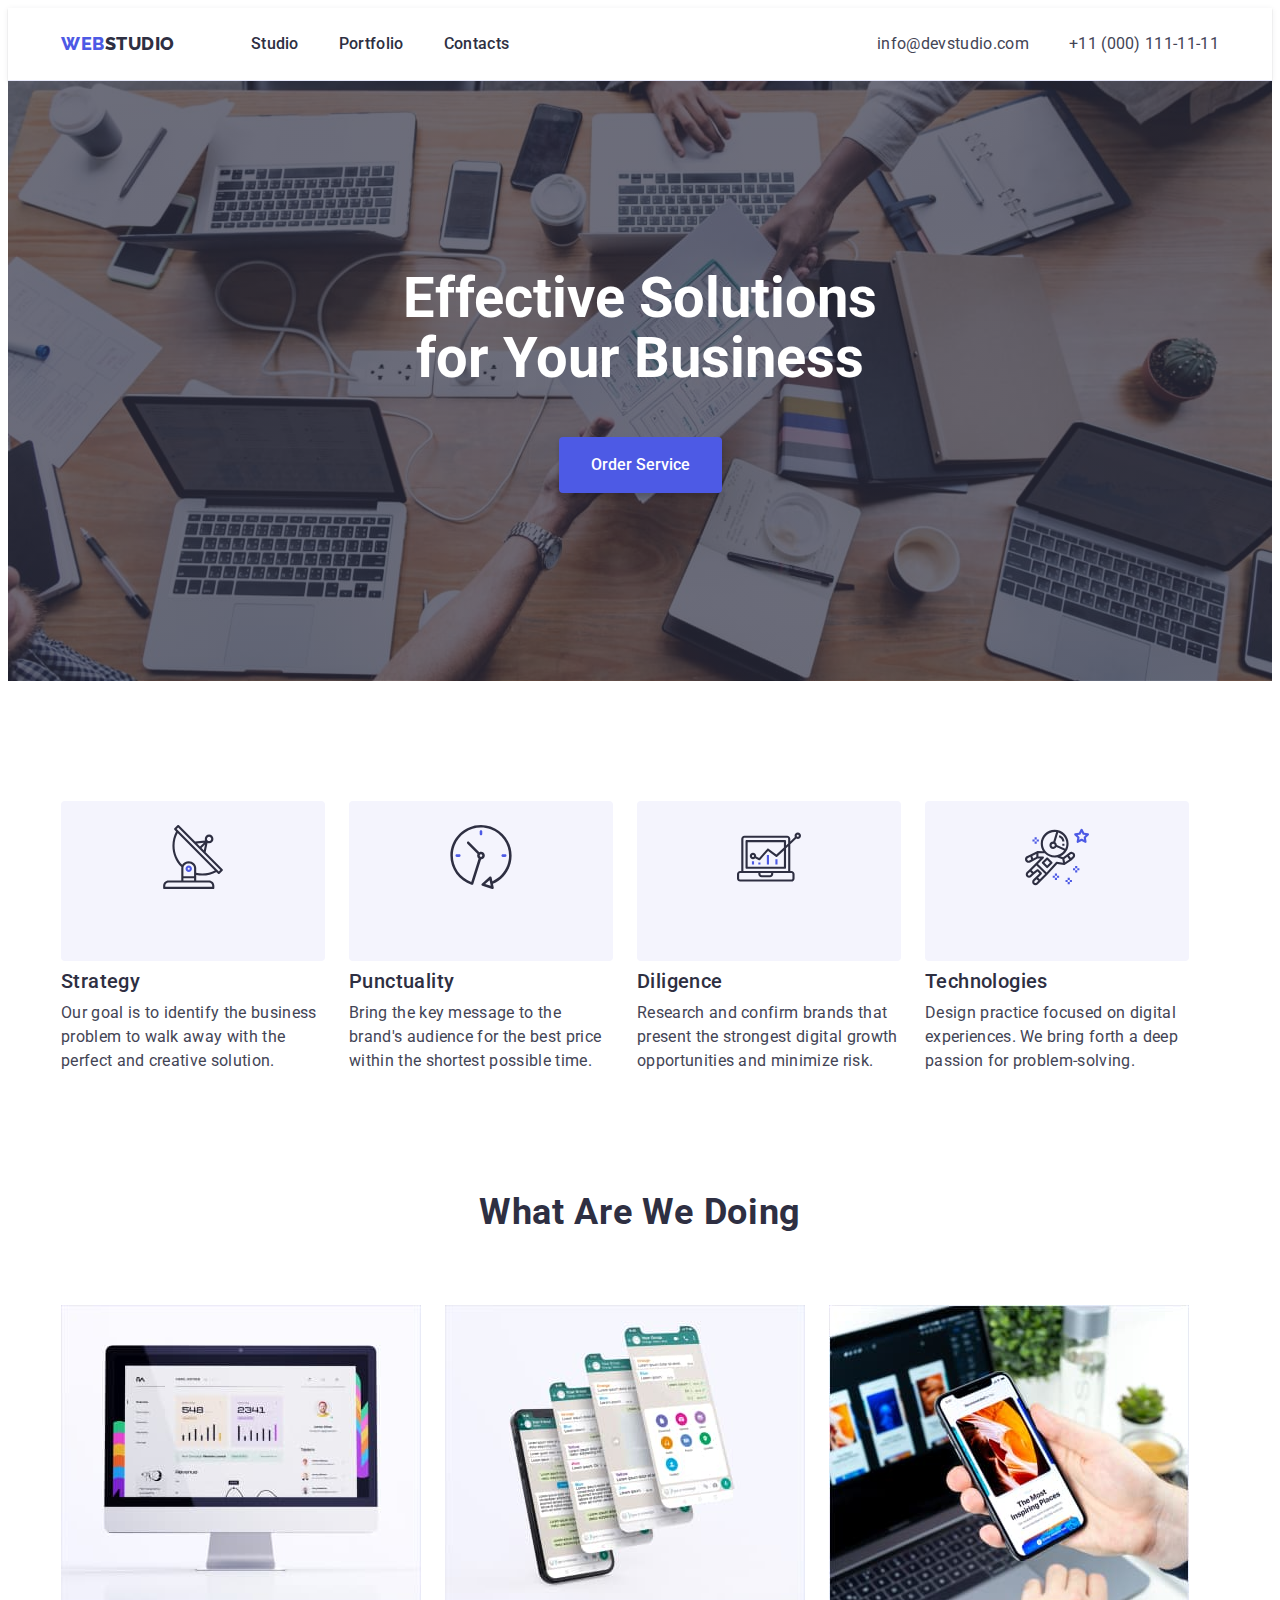
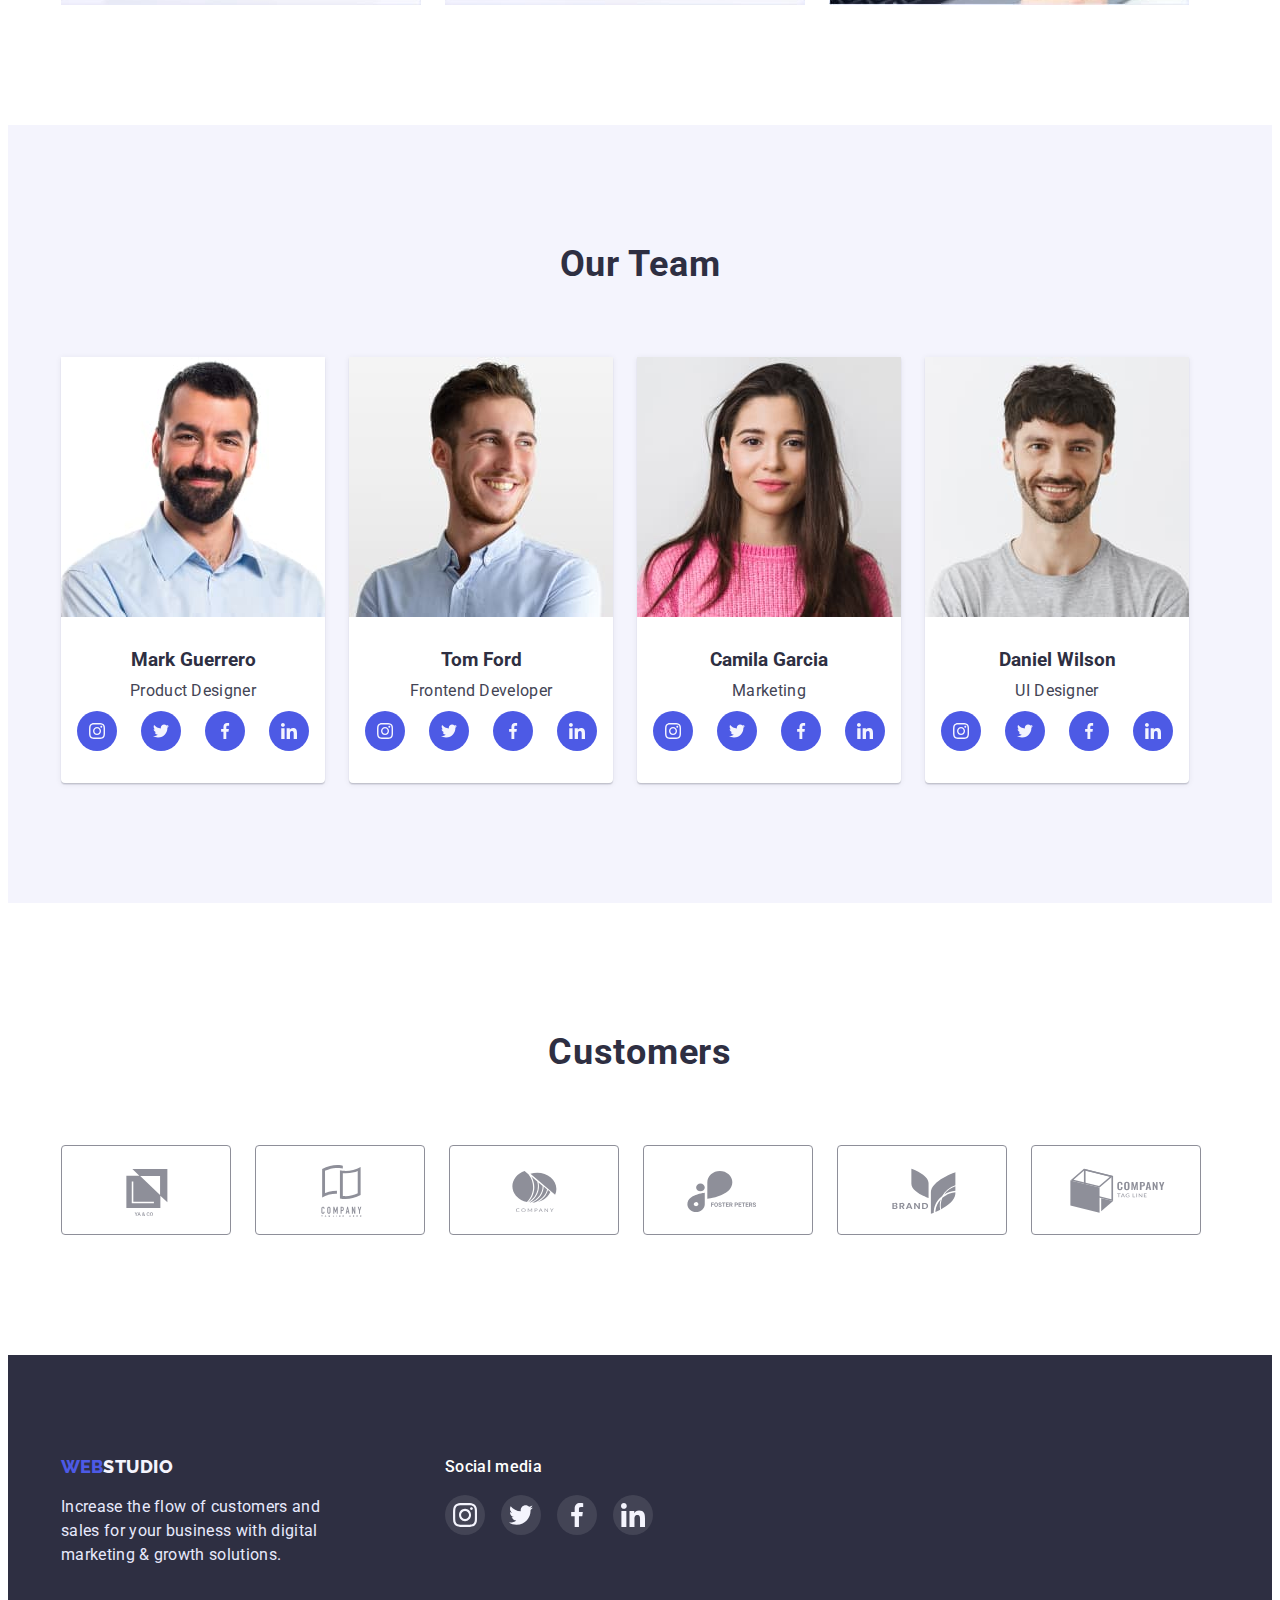
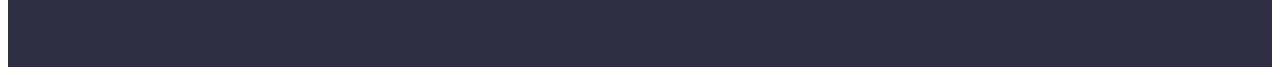
<file: index.html>
<!DOCTYPE html>
<html lang="en">
  <head>
    <meta charset="UTF-8" />
    <meta http-equiv="X-UA-Compatible" content="IE=edge" />
    <meta name="viewport" content="width=device-width, initial-scale=1.0" />
    <link rel="preconnect" href="https://fonts.googleapis.com" />
    <link rel="preconnect" href="https://fonts.gstatic.com" crossorigin />
    <link
      href="https://fonts.googleapis.com/css2?family=Raleway:wght@800&family=Roboto:wght@400;500;700;900&display=swap"
      rel="stylesheet"
    />
    <link
      rel="stylesheet"
      href="https://cdnjs.cloudflare.com/ajax/libs/modern-normalize/1.1.0/modern-normalize.min.css"
      integrity="sha512-wpPYUAdjBVSE4KJnH1VR1HeZfpl1ub8YT/NKx4PuQ5NmX2tKuGu6U/JRp5y+Y8XG2tV+wKQpNHVUX03MfMFn9Q=="
      crossorigin="anonymous"
      referrerpolicy="no-referrer"
    />
    <link rel="stylesheet" href="./css/styles.css" />
    <title>Студія</title>
  </head>
  <body>
    <header class="header-basic">
      <div class="header-section container">
        <!-- nav block -->
        <a href="./index.html" class="logo-web"
          >Web<span class="logo-studio-color">Studio</span></a
        >
        <nav>
          <ul class="header-list">
            <li class="item">
              <a href="./index.html" class="header-link">Studio</a>
            </li>
            <li class="item">
              <a href="./portfolio.html" class="header-link">Portfolio</a>
            </li>
            <li class="item"><a href="" class="header-link">Contacts</a></li>
          </ul>
        </nav>
        <address class="header-contacts">
          <ul class="adress-list">
            <li class="item">
              <a href="mailto:info@devstudio.com" class="adress-link"
                >info@devstudio.com</a
              >
            </li>
            <li class="item">
              <a href="tel:+110001111111" class="adress-link"
                >+11 (000) 111-11-11</a
              >
            </li>
          </ul>
        </address>
      </div>
      <!-- Address block -->
    </header>
    <main>
      <!-- hero section -->
      <section class="hero-section">
        <div class="overlay">
          <h1 class="hero-title">Effective Solutions for Your Business</h1>
          <button type="button" class="order-button">Order Service</button>
        </div>
      </section>
      <!-- main section -->
      <section class="advantage-section section">
        <div class="main container">
          <h2 class="visually-hidden">advantage</h2>
          <ul class="main-list">
            <li class="list-item">
              <div class="thumb">
                <svg height="64px" width="64px">
                  <use href="./images/icons.svg#icon-antenna"></use>
                </svg>
              </div>
              <h3 class="list-title">Strategy</h3>
              <p class="article-text">
                Our goal is to identify the business problem to walk away with
                the perfect and creative solution.
              </p>
            </li>
            <li class="list-item">
              <div class="thumb">
                <svg height="64px" width="64px">
                  <use href="./images/icons.svg#icon-clock"></use>
                </svg>
              </div>
              <h3 class="list-title">Punctuality</h3>
              <p class="article-text">
                Bring the key message to the brand's audience for the best price
                within the shortest possible time.
              </p>
            </li>
            <li class="list-item">
              <div class="thumb">
                <svg height="64px" width="64px">
                  <use href="./images/icons.svg#icon-diagram"></use>
                </svg>
              </div>
              <h3 class="list-title">Diligence</h3>
              <p class="article-text">
                Research and confirm brands that present the strongest digital
                growth opportunities and minimize risk.
              </p>
            </li>
            <li class="list-item">
              <div class="thumb">
                <svg height="64px" width="64px">
                  <use href="./images/icons.svg#icon-astronaut"></use>
                </svg>
              </div>
              <h3 class="list-title">Technologies</h3>
              <p class="article-text">
                Design practice focused on digital experiences. We bring forth a
                deep passion for problem-solving.
              </p>
            </li>
          </ul>
        </div>
      </section>
      <!-- </section> -->
      <!-- <section class="examples-section"> -->
      <section class="examples-section">
        <div class="examples container">
          <h2 class="examples-section-title">What are we doing</h2>
          <ul class="examples-list">
            <li class="item">
              <img
                src="./images/desktop.jpg"
                alt="desktop"
                width="360"
                class="examples-images"
              />
            </li>
            <li class="item">
              <img
                src="./images/mobile.jpg"
                alt="mobile"
                width="360"
                class="examples-images"
              />
            </li>
            <li class="item">
              <img
                src="./images/blended.jpg"
                alt="blended"
                width="360"
                class="examples-images"
              />
            </li>
          </ul>
        </div>
      </section>
      <!-- OUR TEAM SECTION -->
      <section class="section-our-team">
        <div class="container">
          <h2 class="team-title">Our Team</h2>
          <ul class="team-list">
            <li class="team-items">
              <img
                src="./images/mark-guerrero.jpg"
                alt="photo-Mark-Guerrero"
                width="264"
                class="team-image"
              />
              <h3 class="card-title">Mark Guerrero</h3>
              <p class="card-text">Product Designer</p>
              <ul class="social-list">
                <li class="social-item">
                  <a href="#" class="social-icon">
                    <svg class="icon-instagram" width="16px" height="16px">
                      <use href="./images/icons.svg#icon-instagram"></use>
                    </svg>
                  </a>
                </li>
                <li class="social-item">
                  <a href="" class="social-icon">
                    <svg class="icon-twitter" width="16px" height="16px">
                      <use href="./images/icons.svg#icon-twitter"></use></svg> 
                </a>
                </li>
                <li class="social-item">
                  <a href="" class="social-icon">
                    <svg class="icon-facebook" width="16px" height="16px">
                      <use href="./images/icons.svg#icon-facebook"></use></svg></a>
                </li>
                <li class="social-item">
                  <a href="" class="social-icon">
                    <svg class="icon-linkedin" width="16px" height="16px">
                      <use href="./images/icons.svg#icon-linkedin"></use></svg></a>
                </li>
              </ul>
            </li>
            <li class="team-items">
              <img
                src="./images/tom-ford.jpg"
                alt="photo-tom-ford"
                width="264"
                class="team-image"
              />
              <h3 class="card-title">Tom Ford</h3>
              <p class="card-text">Frontend Developer</p>
              <ul class="social-list">
                <li class="social-item">
                  <a href="#" class="social-icon">
                    <svg class="icon-instagram" width="16px" height="16px">
                      <use href="./images/icons.svg#icon-instagram"></use>
                    </svg>
                  </a>
                </li>
                <li class="social-item">
                  <a href="" class="social-icon">
                    <svg class="icon-twitter" width="16px" height="16px">
                      <use href="./images/icons.svg#icon-twitter"></use></svg></a>
                </li>
                <li class="social-item">
                  <a href="" class="social-icon">
                    <svg class="icon-facebook" width="16px" height="16px">
                      <use href="./images/icons.svg#icon-facebook"></use></svg></a>
                </li>
                <li class="social-item">
                  <a href="" class="social-icon">
                    <svg class="icon-linkedin" width="16px" height="16px">
                      <use href="./images/icons.svg#icon-linkedin"></use></svg></a>
                </li>
              </ul>
            </li>
            <li class="team-items">
              <img
                src="./images/camila-garcia.jpg"
                alt="photo-Camila Garcia"
                width="264"
                class="team-image"
              />
              <h3 class="card-title">Camila Garcia</h3>
              <p class="card-text">Marketing</p>
              <ul class="social-list">
                <li class="social-item">
                  <a href="#" class="social-icon">
                    <svg class="icon-instagram" width="16px" height="16px">
                      <use href="./images/icons.svg#icon-instagram"></use>
                    </svg>
                  </a>
                </li>
                <li class="social-item">
                  <a href="" class="social-icon">
                    <svg class="icon-twitter" width="16px" height="16px">
                      <use href="./images/icons.svg#icon-twitter"></use></svg></a>
                </li>
                <li class="social-item">
                  <a href="" class="social-icon">
                    <svg class="icon-facebook" width="16px" height="16px">
                      <use href="./images/icons.svg#icon-facebook"></use></svg ></a>
                </li>
                <li class="social-item">
                  <a href="" class="social-icon">
                    <svg class="icon-linkedin" width="16px" height="16px">
                      <use href="./images/icons.svg#icon-linkedin"></use></svg></a>
                </li>
              </ul>
            </li>
            <li class="team-items">
              <img
                src="./images/daniel-wilson.jpg"
                alt="photo-Daniel Wilson"
                width="264"
                class="team-image"
              />
              <h3 class="card-title">Daniel Wilson</h3>
              <p class="card-text">UI Designer</p>
              <ul class="social-list">
                <li class="social-item">
                  <a href="#" class="social-icon">
                    <svg class="icon-instagram" width="16px" height="16px">
                      <use href="./images/icons.svg#icon-instagram"></use>
                    </svg>
                  </a>
                </li>
                <li class="social-item">
                  <a href="" class="social-icon">
                    <svg class="icon-twitter" width="16px" height="16px">
                      <use href="./images/icons.svg#icon-twitter"></use></svg></a>
                </li>
                <li class="social-item">
                  <a href="" class="social-icon">
                    <svg class="icon-facebook" width="16px" height="16px">
                      <use href="./images/icons.svg#icon-facebook"></use></svg></a>
                </li>
                <li class="social-item">
                  <a href="" class="social-icon">
                    <svg class="icon-linkedin" width="16px" height="16px">
                      <use href="./images/icons.svg#icon-linkedin"></use></svg></a>
                </li>
              </ul>
            </li>
          </ul>
        </div>
      </section>
      <!-- Customers section -->
      <section class="customers-section">
        <div class="container">
          <h2 class="customers-tittle">Customers</h2>
          <ul class="customers-list">
            <li class="customers-item">
              <a href="#" class="customers-link">
                <svg class="customer-icon " width="104px" height="56px">
                <use href="./images/icons.svg#icon-ya-co"></use>
              </svg>
              </a>
            </li>
            <li class="customers-item">
              <a href="#" class="customers-link">
                <svg
                class="customer-icon"
                width="104px"
                height="56px"
              >
                <use href="./images/icons.svg#icon-company-th"></use>
              </svg>
              </a>
              
            </li>
            <li class="customers-item">
              <a href="" class="customers-link">
                <svg
                class="customer-icon "
                width="104px"
                height="56px"
              >
                <use href="./images/icons.svg#icon-company"></use>
              </svg>
              </a>
              
            </li>
            <li class="customers-item">
              <a href="" class="customers-link">
                <svg
                class="customer-icon "
                width="104px"
                height="56px"
              >
                <use href="./images/icons.svg#icon-foster-peters"></use>
              </svg>
              </a>
              
            </li>
            <li class="customers-item">
              <a href="" class="customers-link">
                <svg class="customer-icon " width="104px" height="56px">
                <use href="./images/icons.svg#icon-brand"></use>
              </svg>
              </a>
              
            </li>
            <li class="customers-item">
              <a href="" class="customers-link"> 
                <svg
                class="customer-icon "
                width="104px"
                height="56px"
              >
                <use href="./images/icons.svg#icon-company-tag-line"></use>
              </svg>
              </a>
              
            </li>
          </ul>
        </div>
      </section>
    </main>
    <footer>
      <section class="footer-section">
        <div class="footer-container container">
          <div class="footer-customer-sales">
          <a href="./index.html" class="footer-logo"
            >Web<span class="footer-logo-studio-color">Studio</span></a
          >
          <p class="footer-text">
            Increase the flow of customers and sales for your business with
            digital marketing & growth solutions.
          </p>
          </div>
          <div class="footer-social-media">
            <h3 class="footer-social-tittle">Social media</h3>
            <ul class="footer-social-list">
              <li class="footer-social-item">
                  <a href="#" class="footer-social-icon">
                    <svg class="icon-instagram" width="24px" height="24px">
                      <use href="./images/icons.svg#icon-instagram"></use>
                    </svg>
                  </a>
                </li>
              <li class="footer-social-item">
                  <a href="" class="footer-social-icon">
                    <svg class="icon-twitter" width="24px" height="24px">
                      <use href="./images/icons.svg#icon-twitter"></use></svg></a>
                </li>
                <li class="footer-social-item">
                  <a href="" class="footer-social-icon">
                    <svg class="icon-facebook" width="24px" height="24px">
                      <use href="./images/icons.svg#icon-facebook"></use></svg></a>
                </li>
                <li class="footer-social-item">
                  <a href="" class="footer-social-icon">
                    <svg class="icon-linkedin" width="24px" height="24px">
                      <use href="./images/icons.svg#icon-linkedin"></use></svg></a>
                </li>
            </ul>
          
        </div>
        
        
      </section>
    </footer>
  </body>
</html>
</file>
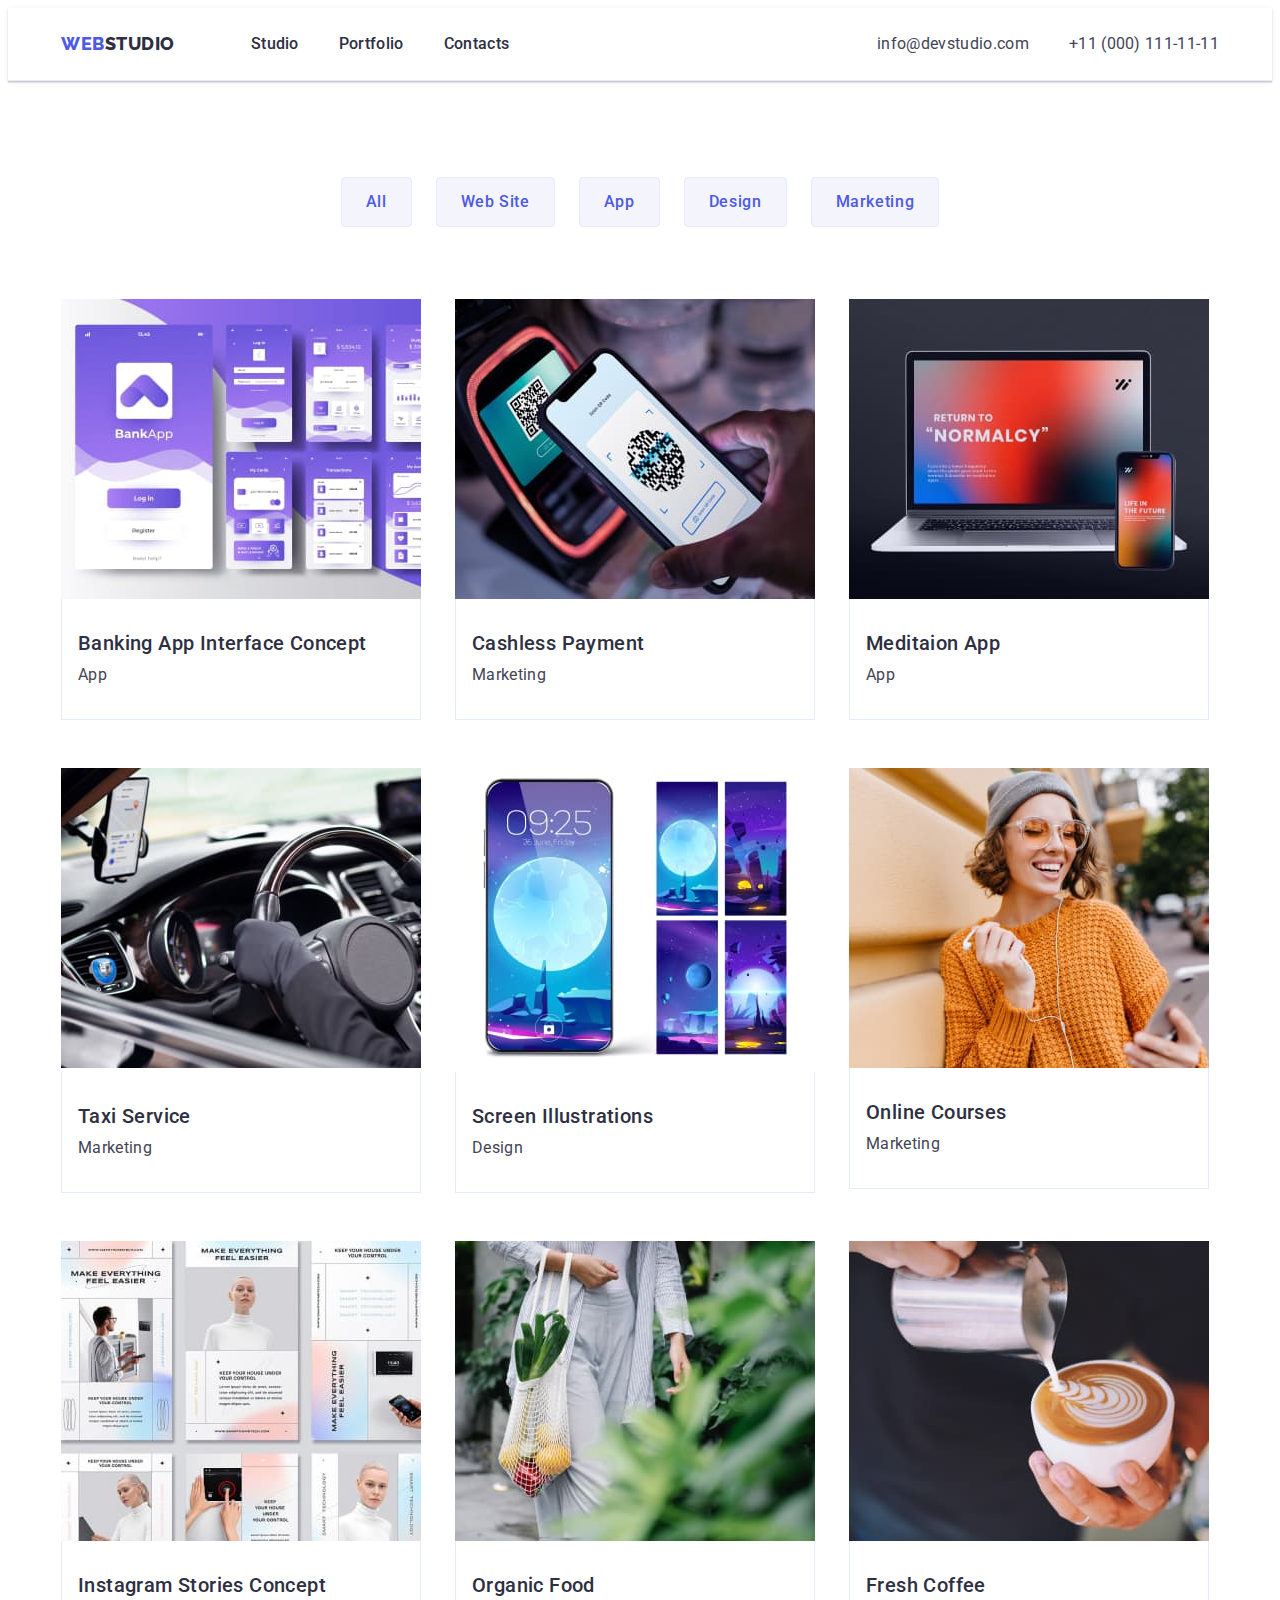
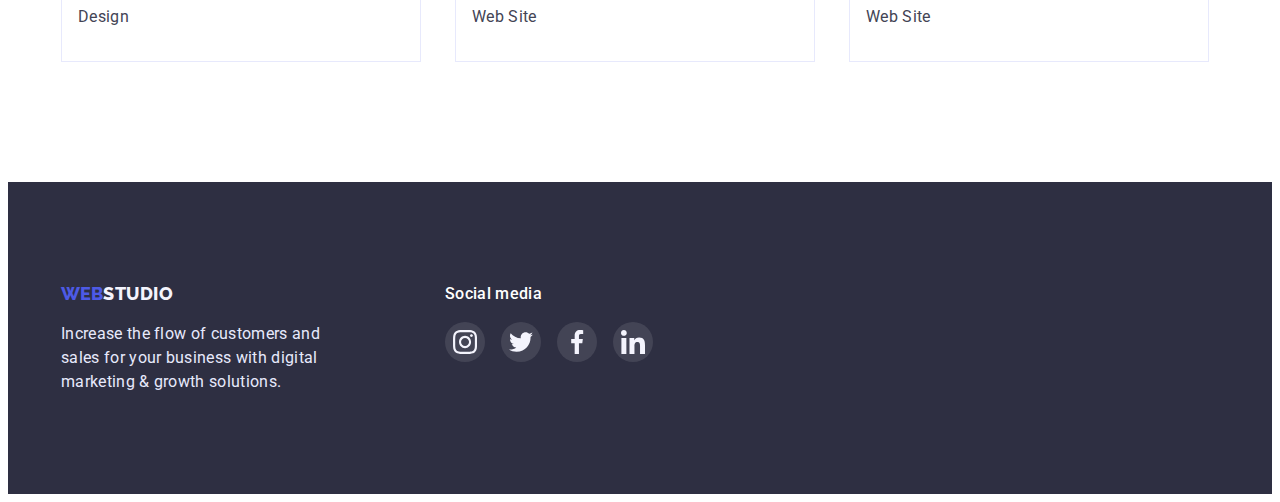
<file: portfolio.html>
<!DOCTYPE html>
<html lang="en">
  <head>
    <meta charset="UTF-8" />
    <meta http-equiv="X-UA-Compatible" content="IE=edge" />
    <meta name="viewport" content="width=device-width, initial-scale=1.0" />

    <link rel="preconnect" href="https://fonts.googleapis.com" />
    <link rel="preconnect" href="https://fonts.gstatic.com" crossorigin />
    <link
      href="https://fonts.googleapis.com/css2?family=Raleway:wght@800&family=Roboto:wght@400;500;700;900&display=swap"
      rel="stylesheet"
    />
    <link
      rel="stylesheet"
      href="https://cdnjs.cloudflare.com/ajax/libs/modern-normalize/1.1.0/modern-normalize.min.css"
      integrity="sha512-wpPYUAdjBVSE4KJnH1VR1HeZfpl1ub8YT/NKx4PuQ5NmX2tKuGu6U/JRp5y+Y8XG2tV+wKQpNHVUX03MfMFn9Q=="
      crossorigin="anonymous"
      referrerpolicy="no-referrer"
    />
    <link rel="stylesheet" href="./css/styles.css" />
    <title>Portfolio</title>
  </head>
  <body>
    <header class="header-basic">
      <div class="header-section container">
        <!-- nav block -->
        <a href="./index.html" class="logo-web"
          >Web<span class="logo-studio-color">Studio</span></a
        >
        <nav>
          <ul class="header-list">
            <li class="item">
              <a href="./index.html" class="header-link">Studio</a>
            </li>
            <li class="item">
              <a href="./portfolio.html" class="header-link">Portfolio</a>
            </li>
            <li class="item"><a href="" class="header-link">Contacts</a></li>
          </ul>
        </nav>
        <address class="header-contacts">
          <ul class="adress-list">
            <li class="item">
              <a href="mailto:info@devstudio.com" class="adress-link"
                >info@devstudio.com</a
              >
            </li>
            <li class="item">
              <a href="tel:+110001111111" class="adress-link"
                >+11 (000) 111-11-11</a
              >
            </li>
          </ul>
        </address>
      </div>
      <!-- Address block -->
    </header>
    <main>
      <section class="portfolio-section">
        <div class="main container">
          <h1 class="visually-hidden">portfolio-main-page</h1>
          <ul class="portfolio-filtr">
            <li class="portfolio-item">
              <button type="button" class="portfolio-button">All</button>
            </li>
            <li class="portfolio-item">
              <button type="button" class="portfolio-button">Web Site</button>
            </li>
            <li class="portfolio-item">
              <button type="button" class="portfolio-button">App</button>
            </li>
            <li class="portfolio-item">
              <button type="button" class="portfolio-button">Design</button>
            </li>
            <li class="portfolio-item">
              <button type="button" class="portfolio-button">Marketing</button>
            </li>
          </ul>
          <!-- portfolio images -->
          <ul class="portfolio-images-list">
            <li class="images-item">
              <a href="" class="portfolio-link">
                <img
                  src="./images/banking-app.jpg"
                  alt="BankApp"
                  width="360"
                  class="portfolio-images"
                />
                <div class="border-card">
                  <h2 class="images-tittle">Banking App Interface Concept</h2>
                  <p class="article-text">App</p>
                </div>
              </a>
            </li>
            <li class="images-item">
              <a href="" class="portfolio-link">
                <img
                  src="./images/cashless-payment.jpg"
                  alt="PaymentApp"
                  width="360"
                  class="portfolio-images"
                />
                <div class="border-card">
                  <h2 class="images-tittle">Cashless Payment</h2>
                  <p class="article-text">Marketing</p>
                </div>
              </a>
            </li>
            <li class="images-item">
              <a href="" class="portfolio-link"
                ><img
                  src="./images/Meditaion-app.jpg"
                  alt="mobile-and-laptop-app"
                  width="360"
                  class="portfolio-images"
                />
                <div class="border-card">
                  <h2 class="images-tittle">Meditaion App</h2>
                  <p class="article-text">App</p>
                </div>
              </a>
            </li>
            <li class="images-item">
              <a href="" class="portfolio-link">
                <img
                  src="./images/taxi-service.jpg"
                  alt="taxi-driver"
                  width="360"
                />
                <div class="border-card">
                  <h2 class="images-tittle">Taxi Service</h2>
                  <p class="article-text">Marketing</p>
                </div></a
              >
            </li>
            <li class="images-item">
              <a href="" class="portfolio-link"
                ><img
                  src="./images/screen-illustrations.jpg"
                  alt="Illustrations"
                  width="360"
                />
                <div class="border-card">
                  <h2 class="images-tittle">Screen Illustrations</h2>
                  <p class="article-text">Design</p>
                </div></a
              >
            </li>
            <li class="images-item">
              <a href="" class="portfolio-link">
                <img
                  src="./images/online-courses.jpg"
                  alt="happy woman"
                  width="360"
                  class="portfolio-images"
                />
                <div class="border-card">
                  <h2 class="images-tittle">Online Courses</h2>
                  <p class="article-text">Marketing</p>
                </div></a
              >
            </li>
            <li class="images-item">
              <a href="" class="portfolio-link"
                ><img
                  src="./images/instagram-stories.jpg"
                  alt="stories-concept"
                  width="360"
                  class="portfolio-images"
                />
                <div class="border-card">
                  <h2 class="images-tittle">Instagram Stories Concept</h2>
                  <p class="article-text">Design</p>
                </div>
              </a>
            </li>
            <li class="images-item">
              <a href="" class="portfolio-link"
                ><img
                  src="./images/organic-food.jpg"
                  alt="fresh-food"
                  width="360"
                  class="portfolio-images"
                />
                <div class="border-card">
                  <h2 class="images-tittle">Organic Food</h2>
                  <p class="article-text">Web Site</p>
                </div>
              </a>
            </li>
            <li class="images-item">
              <a href="" class="portfolio-link"
                ><img
                  src="./images/fresh-coffee.jpg"
                  alt="fresh-coffee"
                  width="360"
                  class="portfolio-images"
                />
                <div class="border-card">
                  <h2 class="images-tittle">Fresh Coffee</h2>
                  <p class="article-text">Web Site</p>
                </div>
              </a>
            </li>
          </ul>
        </div>
      </section>
    </main>
    <footer>
      <section class="footer-section">
        <div class="footer-container container">
          <div class="footer-customer-sales">
            <a href="./index.html" class="footer-logo">Web<span class="footer-logo-studio-color">Studio</span></a>
            <p class="footer-text">
              Increase the flow of customers and sales for your business with
              digital marketing & growth solutions.
            </p>
          </div>
          <div class="footer-social-media">
            <h3 class="footer-social-tittle">Social media</h3>
            <ul class="footer-social-list">
              <li class="footer-social-item">
                <a href="#" class="footer-social-icon">
                  <svg class="icon-instagram" width="24px" height="24px">
                    <use href="./images/icons.svg#icon-instagram"></use>
                  </svg>
                </a>
              </li>
              <li class="footer-social-item">
                <a href="" class="footer-social-icon">
                  <svg class="icon-twitter" width="24px" height="24px">
                    <use href="./images/icons.svg#icon-twitter"></use>
                  </svg></a>
              </li>
              <li class="footer-social-item">
                <a href="" class="footer-social-icon">
                  <svg class="icon-facebook" width="24px" height="24px">
                    <use href="./images/icons.svg#icon-facebook"></use>
                  </svg></a>
              </li>
              <li class="footer-social-item">
                <a href="" class="footer-social-icon">
                  <svg class="icon-linkedin" width="24px" height="24px">
                    <use href="./images/icons.svg#icon-linkedin"></use>
                  </svg></a>
              </li>
            </ul>
    
          </div>
    
    
      </section>
    </footer>
  </body>
</html>
</file>
<file: css/styles.css>
:root{ --body-bg-color:#FFFFFF; 
    --main-text-color:#2E2F42;
    --text-color:#434455;
    --brand-color:#4D5AE5;
    --hover-color:#404BBF;
    --second-hover-color:#31D0AA;
    --border-color:#E7E9FC;
    --white-text-color: #E7E9FC;
    --second-background-color:#2E2F42;
    --our-team-bg-color:#F4F4FD;
    --brand-color-white:#F4F4FD;
    --svg-fill-color:#8E8F99;
}
body {
    background-color: var(--body-bg-color);
    color: var(--main-text-color);
    font-family: 'Roboto', sans-serif;
 /* width:1440px;
 margin-left: auto;
 margin-right: auto; */
}

.container{
   
    width: 1158px;
    margin: 0 auto;
    padding-left:15px;
    padding-right:15px;

}
.section{
    padding: 120px 0;
}
/* header */



.logo-studio-color{color:var(--main-text-color);}
.logo-web{ font-family: 'Raleway',sans-serif;
    font-weight: 800;
    font-size: 18px;
    line-height: 1.33;
    color:var(--brand-color);
    letter-spacing: 0.03em;
text-decoration: none;
text-transform: uppercase;
margin-right:76px;}
.header-basic{
box-shadow: 0px 2px 1px rgba(46, 47, 66, 0.08), 0px 1px 1px rgba(46, 47, 66, 0.16), 0px 1px 6px rgba(46, 47, 66, 0.08);
    border-bottom: 1px solid var(--border-color);
}

.header-section{
    display: flex;
    align-items: center;
    
}

.header-link {
    display: block;
    font-weight: 500;
    font-size: 16px;
    line-height:1.5;
letter-spacing: 0.02em;
color:var(--main-text-color);
 text-decoration: none;
padding: 24px 0;
}
.header-list{
    display:flex;
    list-style-type: none;
   padding: 0;
   margin: 0;
}

.header-list .item:not(:last-child){
 margin-right: 40px;
    }
.header-contacts{
    margin-left:auto;
    
}
.adress-list .item:not(:last-child) {
   margin-right:40px;
}
.main-nav{
    display: flex;
    align-items: center;
}
.header-link:hover,:focus{color:var(--hover-color);}

.adress-link{ display: block;
    font-style: normal;
    text-decoration: none;
    font-weight:400;
    font-size:16px;
    line-height:1.5;
color:var(--text-color);
letter-spacing: 0.02em;
padding: 24px 0;
}
.adress-list{
    display: flex;
    list-style-type: none;
   margin: 0;
   padding: 0;
    }


.adress-link:hover,:focus{color:var(--hover-color);}



/* Portfolio page */
.portfolio-section{
    padding-top: 96px;
    padding-bottom: 120px;
}
.portfolio-filtr{
    display: flex;
    justify-content: center;
list-style: none;
padding: 0;
margin: 0;

}
.portfolio-button{ font-family: inherit;
        font-weight: 500;
        font-size: 16px;
        line-height: 1.5;
        color:var(--brand-color);
         border: 1px solid  var(--border-color);
            border-radius:4px;
            letter-spacing:0.04em;
        padding: 12px 24px;
        background-color: var(--our-team-bg-color);
    }
    .portfolio-item:not(:last-child){
        margin-right: 24px;  
    }

 .portfolio-button:hover, .portfolio-button:focus{background-color:var(--hover-color);
color:var(--body-bg-color);
cursor: pointer;
border-color: transparent;
box-shadow: 0px 3px 1px rgba(0, 0, 0, 0.1), 0px 2px 1px rgba(0, 0, 0, 0.08), 0px 2px 2px rgba(0, 0, 0, 0.12);
}
/* .portfolio-button:focus{ background-color: var(--hover-color);
    color: var(--body-bg-color);
    border-color: transparent;
    box-shadow: 0px 3px 1px rgba(0, 0, 0, 0.1), 0px 2px 1px rgba(0, 0, 0, 0.08), 0px 2px 2px rgba(0, 0, 0, 0.12);

} */
.portfolio-images-list{ display: flex;
    flex-wrap: wrap;
    list-style: none;
    gap:48px  24px;
    padding: 0;
    margin-top:72px;
    margin-bottom: 0;
   
   
}

.portfolio-link {
    display: block;
    background: var(--body-bg-color);
    width: 360px;
    letter-spacing: 0.02em;
    text-decoration: none;
}
.portfolio-images{
    display: block;
}
.images-tittle{
        font-weight: 500;
        font-size: 20px;
        line-height:1.2;
        letter-spacing: 0.02em;
        color: var(--main-text-color);
        margin: 0;
}
.images-item{
    flex-basis:calc(( 100% - 48px)/3);}

 .portfolio-link:hover,.portfolio-link:focus{
    box-shadow: 0px 1px 6px rgba(46, 47, 66, 0.08), 0px 1px 1px rgba(46, 47, 66, 0.16), 0px 2px 1px rgba(46, 47, 66, 0.08);
    }
    

.border-card{
    border-right: 1px solid var(--border-color);
    border-bottom: 1px solid var(--border-color);
    border-left: 1px solid var(--border-color);
    padding: 32px 16px;
}

/* Footer */
.footer-section{background-color: var(--second-background-color);
   padding-top: 100px;
   padding-bottom: 100px;
}
.footer-text{
    width: 264px;
    font-size: 16px;
    line-height:1.5;
letter-spacing: 0.02em;
color: var(--white-text-color);
margin-top:16px;
margin-bottom: 0;
margin-right: auto;}
.footer-logo{ 
    
    font-family: 'Raleway', sans-serif;
    font-weight: 800;
    font-size: 18px;
    line-height: 1.33;
    color: var(--brand-color);
    text-decoration: none;
    text-transform: uppercase;
}
.footer-logo-studio-color{
    font-family: 'Raleway' , sans-serif;
        font-weight: 800;
        font-size: 18px;
        line-height: 1.16;
        letter-spacing: 0.03em;
            text-transform: uppercase;
            color:var(--brand-color-white)
}



 .footer-social-media{
    margin-left:120px;
 }
.footer-social-tittle{
    font-style: normal;
        font-weight: 500;
        font-size: 16px;
        line-height:1.5;
        letter-spacing: 0.02em;
        color: var(--body-bg-color);
        margin: 0;
       
       
}

.footer-container{
    display: flex;
}
.footer-social-list{
    display:flex;
    padding: 0;
    margin-top: 16px;
    margin-bottom: 0;
    list-style: none;
    

}
.footer-social-item{
        
        fill: #F4F4FD;
}
.footer-social-item:not(:last-child){
margin-right:16px;
}
.footer-social-icon{
    display: flex;
    justify-content: center;
    align-items: center;
        width: 40px;
         height: 40px;
        border-radius: 50%;
    background-color: rgba(255, 255, 255, 0.1);
}

.footer-social-icon:hover{
    background-color:var(--second-hover-color)
}
.footer-social-icon:focus{
    background-color:var(--second-hover-color)
}


/* Hero Section */

.hero-section{
    background-color:var(--second-background-color);
    text-align: center;
    background-image: linear-gradient(to right, rgba(46, 47, 66, 0.7), rgba(46, 47, 66, 0.7)), url(../images/people-office.jpg);
background-size: cover;
        background-repeat: no-repeat;
        background-position: center;
        max-width: 1440px;
        margin-left: auto;
        margin-right: auto;
        padding-top: 188px;
padding-bottom: 188px;

}

.hero-title{
    font-weight: 700;
    font-size: 56px;
    line-height:1.07;
color:var(--body-bg-color);
letter-spacing: 2%;
width: 496px;
margin:0 auto;
}
.order-button{
    background-color:var(--brand-color);
    font-weight: 500;
        font-size: 16px;
        line-height:1.5;
        color: var(--body-bg-color);
        cursor: pointer;
        font-family: inherit;
        margin-top: 48px;
        padding: 16px 32px;
       border-style: none;
    border-radius: 4px;
box-shadow: 0px 4px 4px rgba(0, 0, 0, 0.15);
}
.order-button:hover{background: var(--hover-color);}

/* Main Section */

.thumb{
   
    background-color:#F4F4FD;
    border-radius: 4px;
    height: 112px;
    text-align: center;
   padding-top: 24px;
   padding-bottom:24px;
}
  
 

.main-list{list-style: none;
display: flex;
margin:0;
padding: 0;

}
.list-item{width:264px;
}
.list-item:not(:last-child){
    margin-right: 24px;
}

.list-title{font-weight: 500;
    font-size: 20px;
    line-height:1.2;
letter-spacing: 0.02em;
color:var(--main-text-color);
margin-top:8px;
margin-bottom: 0;
}
.article-text {
    font-size:16px;
    line-height: 1.5;
    color: var(--text-color);
    letter-spacing: 0.02em;
margin-top:8px;
margin-bottom: 0;


}

/* Examples*/
.examples-section{
    padding-top:0 ;
    padding-bottom: 120px;
}
.examples-section-title{text-align: center;
    margin:0;
    font-weight: 700;
        font-size: 36px;
        line-height: 1.11;
        text-transform: capitalize;
        letter-spacing: 0.02em;
}
.examples-list{ display:flex;
    list-style: none;
 margin-top:72px;
 margin-bottom: 0;
 padding: 0;

}
.examples-images{
    display: block;
    row-gap:24px;
        max-width: 100%;
            height: auto;
        }

.examples-list .item:not(:last-child){
    margin-right:24px;
}
.section-items{
    display: flex;
    list-style: none;
}
.section-items:not(:last-child){
    margin-right:24px;
}

.team-title{
    font-weight: 700;
        font-size: 36px;
        line-height: 1.11;
        text-transform: capitalize;
        letter-spacing: 0.02em;
        text-align: center;
        margin: 0;
        ;
}
.section-our-team{ background-color:var(--our-team-bg-color);
    padding-top: 120px;
    padding-bottom: 120px;
}
.team-list{display: flex;
    list-style: none;
    margin-top:72px;
    padding: 0;
    margin-bottom: 0;
}

.team-items{
    background-color: var(--body-bg-color);
    box-shadow: 0px 1px 6px rgba(46, 47, 66, 0.08), 0px 1px 1px rgba(46, 47, 66, 0.16), 0px 2px 1px rgba(46, 47, 66, 0.08);
        border-radius: 0px 0px 4px 4px;
        text-align: center; 
        padding-bottom: 32px;
}
.team-items:not(:last-child){
margin-right: 24px;
}
.team-image{
        display: block;
    max-width: 100%;
    height: auto;
}
.social-list{
    display: flex;
    list-style: none;
    justify-content: center;
    margin-top: 8px;
    margin-left: auto;
    margin-right: auto;
    padding: 0;
    
    
}
.social-icon{
    display: flex;
    align-items: center;
    justify-content: center;
 width: 40px;
 height: 40px;
border-radius: 50%;
    background-color: var(--brand-color);
    fill:#F4F4FD;
}
.social-icon:hover{
background-color: var(--hover-color);

}
.social-icon:focus{
    background-color: var(--hover-color);

}
.social-item:not(:last-child){
    margin-right:24px;
}
.icon-instagram{fill:#F4F4FD;
}
.icon-twitter {
    fill: #F4F4FD;
}.icon-facebook {
    fill: #F4F4FD;
}.icon-linkedin{
    fill: #F4F4FD;
}
.card-title{margin-top: 32px;
    margin-bottom: 0;

}
.card-text{ 
    font-family: 'Roboto';
    font-weight: 400;
    font-size: 16px;
    line-height:1.5;
    letter-spacing: 0.02em;
    margin-top: 8px;
    margin-bottom: 0;
    color: var(--text-color);
    }
.visually-hidden{
position: absolute;
    white-space: nowrap;
    width: 1px;
    height: 1px;
    overflow: hidden;
    border: 0;
    padding: 0;
    clip: rect(0 0 0 0);
    clip-path: inset(50%);
    margin: -1px;
}
/* CUSTOMERS SECTION */
.customers-section{
    padding-top: 130px;
    padding-bottom: 120px;
}
.customers-tittle{
    font-family: 'Roboto';
        font-style: normal;
        font-weight: 700;
        font-size: 36px;
        line-height:1.11;
        letter-spacing: 0.02em;
        color: var(--main-text-color);
        text-align: center;
        margin: 0;
}
.customers-list{
    display: flex;
    list-style: none;
    margin-top: 72px;
    margin-bottom:0;
    padding:0;
}
.customers-link{
    display: flex;
    justify-content: center;
    align-items: center;
    border: 1px solid #8E8F99;
    border-radius: 4px;
    height: 88px;
    width: 168px;
    fill: var(--svg-fill-color)
    
}

.customers-link:hover,.customers-link:focus{
border-color:var(--hover-color);
fill: var(--hover-color);

}


.customers-item:not(:last-child){
    margin-right: 24px;
}

.social-tittle{
    font-style: normal;
        font-weight: 500;
        font-size: 16px;
        line-height: 1.5;
        letter-spacing: 0.02em;
        color: var(--body-bg-color);
}
</file>
